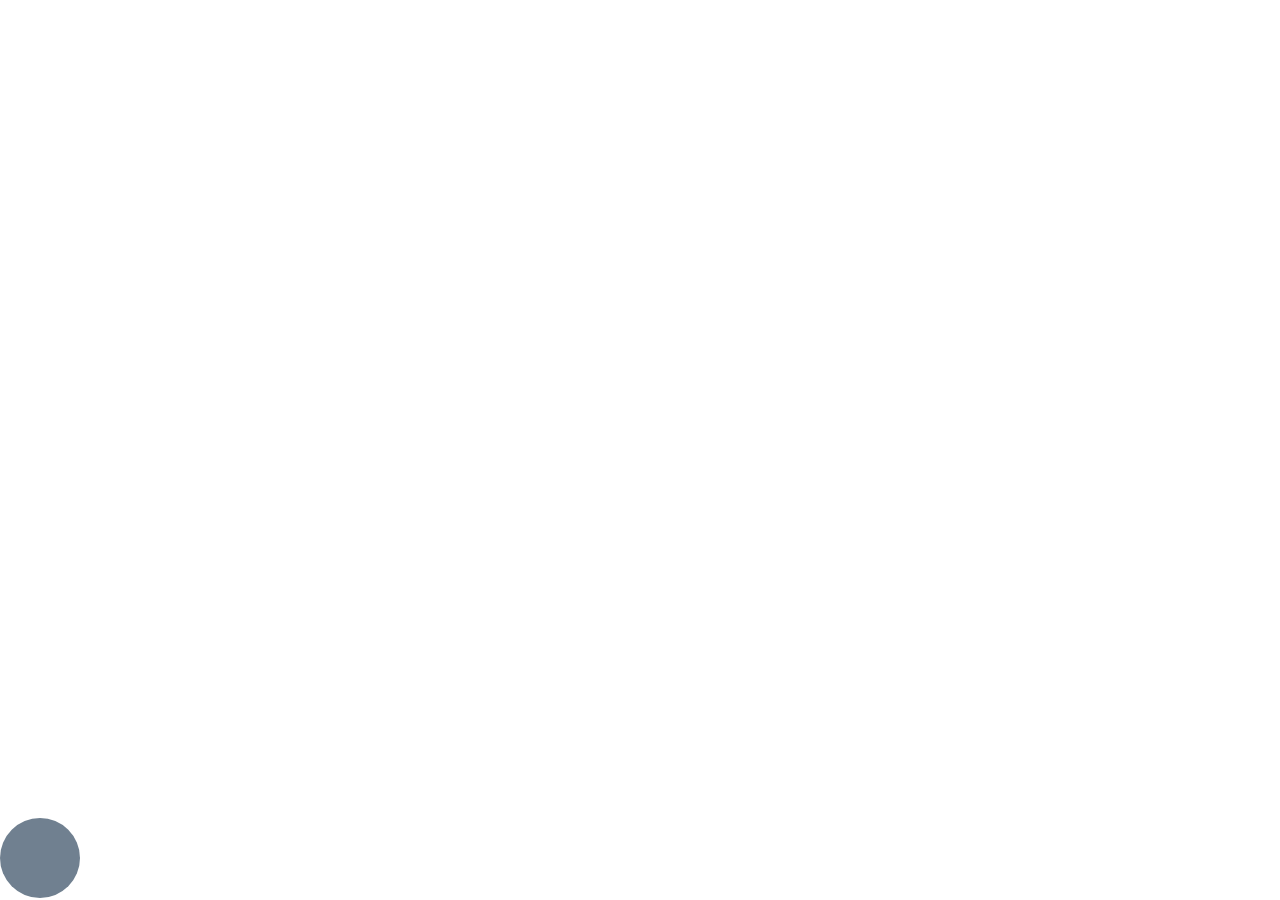
<file: fixed-nav.html>
<!DOCTYPE html>
<html lang="en">
<head>
    <meta charset="UTF-8">
    <meta name="viewport" content="width=device-width, initial-scale=1.0">
    <link rel="stylesheet" href="https://maxcdn.bootstrapcdn.com/font-awesome/4.5.0/css/font-awesome.min.css">
<link href="https://fonts.googleapis.com/css?family=Merriweather:400,900,900i" rel="stylesheet">
    <link rel="stylesheet" href="./Assets/CSS/fixed-nav.css">
    <title>Document</title>
</head>
<body>
          
<a id ="fix-nav" href="#Faq">
   <i class="fa-regular fa-comment-dots fa-2xl"></i>
</a>



<!-- <script src="./Assets/JS/fix-nav.js"></script> -->
</body>
</html>
</file>
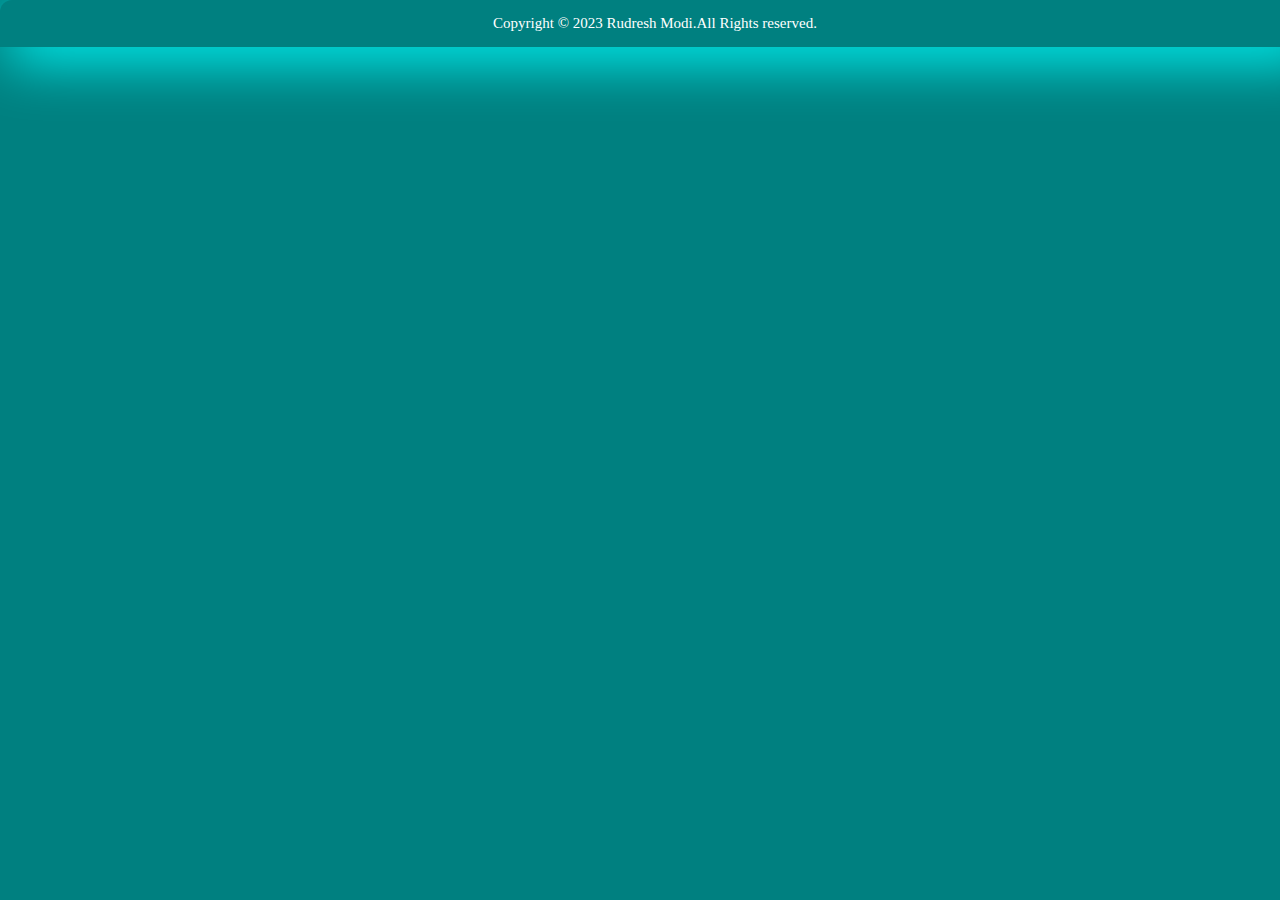
<file: footer.html>
<!DOCTYPE html>
<html lang="en">
<head>
    <meta charset="UTF-8">
    <meta name="viewport" content="width=device-width, initial-scale=1.0">
    <link rel="stylesheet" href="./Assets/CSS/Home.css">
    <title>Document</title>
</head>
<body>
    
<div id="footer">
      Copyright © 2023 Rudresh Modi.All Rights reserved.
    </div>
    </body>
</html>
</file>
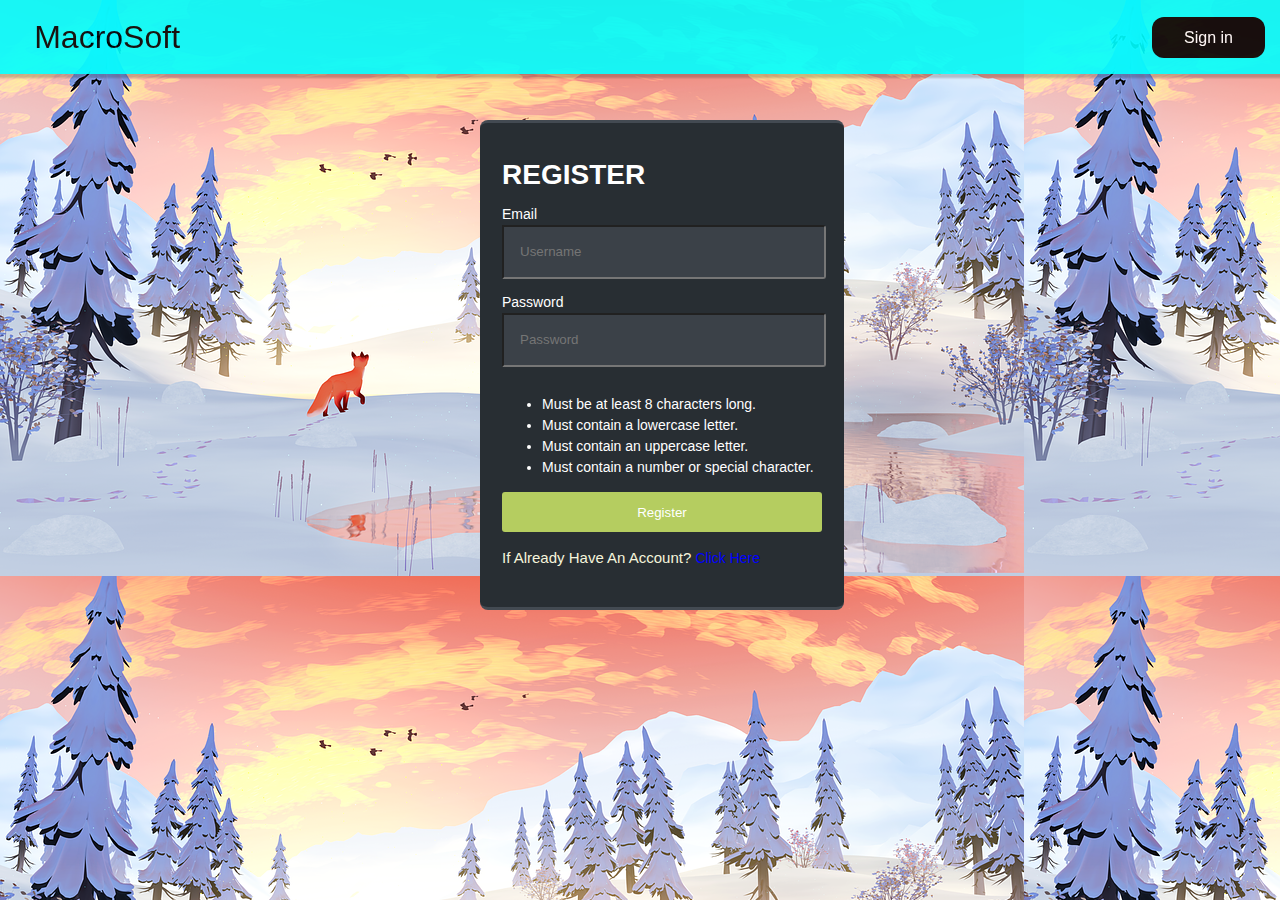
<file: signup.html>
<!DOCTYPE html>
<html lang="en">
<head>
    <meta charset="UTF-8">
    <meta name="viewport" content="width=device-width, initial-scale=1.0">
    <link rel="stylesheet" href="./Assets/CSS/login.css">
    <link rel="stylesheet" href="./Assets/CSS/navbar.css">
    <title>Document</title>
</head>
<body>
 <nav id="navbar" class="navigation">
      <a href="/" class="brand-name">
        MacroSoft
      </a>
      <div 
        class="navigation-menu">
        <ul>
                <li class="btn-group">
     <a href="./login.html" style="display: block; position: relative; background-color: black; border-radius: 12px; padding: 10px; color: white; margin: 12px; right: 35px;">Sign in</a>
     </li>
        </ul>

      </div>
      </nav>


    <div class="login">
    <form name='form-login' action="login.html">

        <h1>REGISTER</h1>

        <label for="name">Email</label>
        <input type="email" id="name" placeholder="Username" required>

        <label for="pw">Password</label>
        <input type="password"
               id= "pw"
               placeholder="Password" required>

        <ul class="helper-text">
            <li class="length">Must be at least 8 characters long.</li>
            <li class="lowercase">Must contain a lowercase letter.</li>
            <li class="uppercase">Must contain an uppercase letter.</li>
            <li class="special">Must contain a number or special character.</li>
        </ul>
        <input id="rgstr_btn" type="submit" value="Register" onclick="store()">
<br/>
       <p style="color:beige; font-size: 15px; font-family: Verdana, Geneva, Tahoma, sans-serif;">If Already Have An Account? <a href="./login.html" style="text-decoration: none; color: blue;font-size: 14px;">Click Here</a></p>
    </form>

 

</div>

<script src="./Assets/JS/signup.js"></script>
<script src="./Assets/JS/script.js"></script>
<script>includeHTML();</script>
</body>
</html>
</file>
<file: Assets/CSS/fixed-nav.css>
#fix-nav{
    position: fixed; 
    left: 0px; 
    bottom: 2px; 
    cursor: pointer; color:white; 
    font-size: 22px; background:slategrey;
    z-index: 99; 
    width: 80px; 
    height: 80px;
    display: flex; 
    border-radius: 60%;
    align-items: center; justify-content: center; text-decoration: double;

}


#button {
  display: inline-block;
  background-color: #ff9800;
  width: 50px;
  height: 50px;
  text-align: center;
  border-radius: 4px;
  position: fixed;
  bottom: 30px;
  z-index: 100;
  right: 0px;
  transition: background-color 0.3s, opacity 0.5s, visibility 0.5s;
  opacity:0 ;
  visibility: hidden;
  /* z-index: 1000; */
}
#button::after {
  content: "\f077";
  font-family: FontAwesome;
  font-weight: normal;
  font-style: normal;
  font-size: 2em;
  line-height: 50px;
  color: #fff;
}
#button:hover {
  cursor: pointer;
  background-color: #333;
}
#button:active {
  background-color: #555;
}
#button.show {
  opacity: 1;
  visibility: visible;
}
</file>
<file: Assets/CSS/Home.css>
body{
    width: 100%;
    margin: 0;
    padding: 0;
    scroll-behavior: 
    smooth;
    background-color: teal;
}

.icon-bar {
  position: fixed;
  bottom: 0;
  z-index: 999;
  -webkit-transform: translateY(-50%);
  -ms-transform: translateY(-50%);
  transform: translateY(-50%);
}

/* Style the icon bar links */
.icon-bar a {
  display: block;
  text-align: center;
  padding: 8px;
  transition: all 0.3s ease;
  color: white;
  font-size: 18px;
}

/* Style the social media icons with color, if you want */
.icon-bar a:hover {
  background-color: #000;
}

.facebook {
  background: #3B5998;
  color: white;
}

.twitter {
  background: #55ACEE;
  color: white;
}

.google {
  background: #dd4b39;
  color: white;
}

.linkedin {
  background: #007bb5;
  color: white;
}

.youtube {
  background: #bb0000;
  color: white;
}
#Home{
  padding: 50px;
  opacity: 1;
  margin-top: 50px;
  /* margin-bottom: 50px; */
  
  position: relative;
  z-index: 1;
  width: auto;
  /* margin-bottom: 3rem; */
  height: 450px;
  background: linear-gradient(to right,darkslategray ,grey);
  background-color: transparent;
}

.body span {
  background: linear-gradient(to right, #dd0ddd, #da82da, rgb(233, 183, 192), rgb(194, 77, 57));
  /* -webkit-text-fill-color: transparent; */
  text-align: center;
  -webkit-background-clip: text;
  color: transparent;
  font-size: 3rem;
  margin: auto;
  display: flex;
  margin: 10px;
  justify-content: center;
  font-family: Georgia, 'Times New Roman', Times, serif;
}


.container {
  margin: auto;
  margin-bottom: 10px;
}

.container h1 {
  /* background-color: black; */
  color: turquoise;
  width: 100%;
  font-size: 3rem;
  text-align: center;
  justify-items: center;
  margin: auto;
  padding: 30px 30px 0 30px;
  margin: 10px;
  font-family: "Franklin Gothic Medium", "Arial Narrow", Arial, sans-serif;
}

.container h3 {
  /* background-color: black; */
  color: rgb(27, 190, 219);
  width: auto;
  font-size: 1.5rem;
  text-align: center;
  justify-items: center;
  margin: auto;
  text-align: center;
  padding: 0 30px 30px 30px;
  margin: 0 10px 10px 10px;
  font-family: 'Trebuchet MS', 'Lucida Sans Unicode', 'Lucida Grande', 'Lucida Sans', Arial, sans-serif;
}

.container p {
  /* background-color: black; */
  color: rgb(241, 142, 12);
  width: auto;
  font-size: 1.5rem;
  text-align: center;
  justify-items: center;
  /* margin: auto; */
  padding: 0 45px 20px 45px;
  margin-bottom: 45px;
  font-family: "Times New Roman", Times, serif;
  text-align: justify;
}

.strt-btn{
  display: flex;
  margin: auto;
  justify-content: center;
  justify-content: space-evenly;
  position: relative;
  width: 100%;
  padding-top: 0px;
  padding-bottom: 120px;
  z-index: 1;
  background-image: linear-gradient(to right,darkslategray ,grey);
  background-color: transparent;
}

.strt-btn a{
  display: block;
  border-radius: 12px;
  box-shadow: 6px 3px 15px teal;
  text-decoration: none;

 
}
.strt-btn button{
  padding:20px;
  border-radius: 12px;
  box-shadow: 6px 3px 15px blue;
  color: #000;
  text-decoration: none;
  background-color: linear-gradient(to right,darkslategray ,grey);
  background-color: transparent;
  /* color: white; */
  cursor: pointer;
  font-weight: 800;
  font-size: 15px;
}

.strt-btn button:hover{
  padding: 18px;
  box-shadow: 16px 6px 19px teal;
}



/* scroll button css */

#back-top {
  position: fixed; 
  display: none; 
  font-size: 50px;
  color: #fff;
  mix-blend-mode: difference;
  bottom: 5px; 
  z-index: 99;
  right:10px;
  width:auto;
}
a#back-top:active {
  background:none;
}
a#back-top {
  display: block; 
  text-decoration: none;
}
.topup {
  bottom:5px;
}
#back-top i {
  display: block;
}



/* footer.css  */



@keyframes example {
  from {background-color: red;}
  to {background-color: yellow;}
}

#footer{
  background: teal;
  font-size: 15px;
  cursor: pointer;
  position: relative;
  display: flexbox;
  padding: 15px;
  text-align: center;
  color: #fff;
  box-shadow: 8px 12px 56px cyan;
  /* margin-top: 20px; */
  /* bottom: 0; */
  width: 100%;
  border-top-right-radius: 12px;
  border-top-left-radius: 12px;
  z-index: 9;
   animation-name: example;
  animation-duration: 4s;
}





@media(max-width: 668px)and (min-width:220px) {

  #navbar a {
    /* float: left; */
    z-index: 99;
    display: block;
    color: black;
    text-align: center;
    padding: 0px;
    text-decoration: none;
  }

  .brand-name {
    font-size: 15px;
    display: block;
    height: 30px;
    margin-right: auto;
    padding: 10px;
    width: 40px;
    justify-content: center;
    
  }

  .brand-name:hover {
    transform: rotateY(360deg);
    height: 4px;
    padding-bottom: 5px;
    display: none;
  }

  .navigation-menu a {
    list-style-type: none;
    margin: 0;
    display: flexbox;
    padding: 0;
    font-size: 10px;
    border-radius: 8px;
  }

  .btn-group{
    border: 1px solid green;
    color: white;
    background: blue;
    font-size: 10px;
    display: block;
    /* margin: 40px ; */
    border-radius: 8px;
    /* padding: 10px; */
    cursor: pointer;
  }



/* home.css */


#Home{
  height: 450px;
}

.container p {
  /* background-color: black; */
  color: rgb(241, 142, 12);
  width: auto;
  font-size: 18px;
  /* text-align: center;
  justify-items: center; */
  margin: auto;
  /* padding: 0px 0 25px; */
  padding-bottom: 120px;
  font-family: "Times New Roman", Times, serif;
  text-align: justify;
}

.container h1 {
  /* background-color: black; */
  color: turquoise;
  width: 100%;
  font-size: 20px;
  text-align: center;
  justify-items: center;
  margin: auto;
  /* padding: 30px 30px 0 30px; */
  /* margin: 10px; */
  font-family: "Franklin Gothic Medium", "Arial Narrow", Arial, sans-serif;
}


.strt-btn{
  display: flex;
  position: fixe;
  width: auto;
  padding-top: 60px;
  padding-bottom: 120px;
  z-index: 1;
  background-image: linear-gradient(to right,darkslategray ,grey);
  background-color: transparent;
}

#back-top {
  position: fixed; 
  display: none; 
  font-size: 50px;
  color: #fff;
  mix-blend-mode: difference;
  bottom: 5px; 
  z-index: 99;
  right:10px;
  width:auto;
}
a#back-top:active {
  background:none;
}
a#back-top {
  display: block; 
  text-decoration: none;
}
.topup {
  bottom:5px;
}
#back-top i {
  display: block;
}

@keyframes example {
  from {background-color: cyan;}
  to {background-color: blue;}
  to {background-color: dodgerblue;}
}

.footer{
  background: teal;
  font-size: 15px;
  padding-top: 15px;
  text-align: center;
  color: #fff;
  box-shadow: 8px 12px 56px cyan;
  margin-top: 20px;
  width: 100%;
  border-top-right-radius: 12px;
  border-top-left-radius: 12px;
  animation-name: example;
  animation: cubic-bezier(0.165, 0.84, 0.44, 1);
  animation-duration: 1000;
}

}
</file>
<file: Assets/CSS/navbar.css>
#navbar {
  background-color:aqua; 
  opacity: 0.9;
  position: fixed; /* Make it stick/fixed */
  top: 0; /* Stay on top */
  width: 100%; /* Full width */
  z-index: 999;
  height: 60px;
  transition: top 0.2s; /* Transition effect when sliding down (and up) */
}

/* Style the navbar links */
#navbar a {
  float: left;
  display: block;
  /* color: white; */
  text-align: center;
  padding: 15px;
  text-decoration: none;
}

#navbar a:hover {
  /* background-color: #ddd; */
  display: block;
  color: #3e8e41;
}

.navigation {
  height: 60px;
  width: 100%;
  display: flex;
  align-items: center;
  position: fixed;
  padding: 0.5em 0rem;
  background-color: darkslategray;
  color: black;
  box-shadow: 0 2px 2px 2px rgba(9, 9, 9, 0.23);
}
.brand-name {
  text-decoration: none;
  color:black;
  font-size: 2rem;
  margin-left: 1.2rem;
}
.navigation-menu {
  margin-left: auto;
}
.navigation-menu ul {
  display: flex;
  border-radius: 12px;
  padding: 0;
  
}
.navigation-menu li {
  /* removes default disc bullet for li tags and applies margin to left & right side */
  list-style-type: none;
  margin: 0 10px 0 0;
  display: flexbox;
  border-radius: 8px;
  padding: 2px 2px;
}
.navigation-menu li a:hover{
/* border-bottom: 5px solid #3e8e41; */
/* background-color: ; */
border-radius: 8px;
}
.navigation-menu li a {
  /* increases the surface area of the anchor tag to span more than just the anchor text */
  color: black;
  font-size: 1rem;
  text-decoration: none;
  display: block;
  width: 100%;
}
.btn-group button {
  background-color: darkcyan;
  border: 3px solid darkgreen;
  color: white;
  margin-top: 10px;
  border-radius: 8px;
  padding: 5px 10px;
  cursor: pointer; 
  float: left;

}

.btn-group button:not(:last-child) {
  border-right: none; /* Prevent double borders */
}

.btn-group:after {
  content: "";
  clear: both;
  display: table;
}

/* Add a background color on hover */
.btn-group button:hover {
  background-color: #3e8e41;
}
@media(max-width: 668px)and (min-width:220px){
#navbar a {
  /* float: left; */
  display: block;
  color: white;
  text-align: center;
  padding: 2px;
  margin: 0 auto;
  text-decoration: none;
}
#navbar .brand-name {
  text-decoration: none;
  color:blue;
  font-size: 15px;
  text-transform:lowercase ;
  margin: 0px 0;
  justify-content: center;
}
#navbar .brand-name:hover{
 color: white ;
 padding: 5px;
 margin: 20px 50px;
 position: fixed;
 left: 0;
 font-size: 50px;
 z-index: 999;
 rotate: calc(90deg);
 animation-timing-function: cubic-bezier(0.175, 0.885, 0.32, 1.275);

}

.navigation-menu ul{
    padding: 0px;
    display: flex;
    margin: -10px;

}
.navigation-menu li a{
  list-style-type: none;
  /* margin: ; */
  display: flexbox;
  font-size: 11px;
  border-radius: 8px;
  /* padding: 5px; */
}
.navigation-menu li a:hover{
border-bottom: 5px solid #3e8e41;
background-color: aliceblue;
border-radius: 8px;
}
.btn-group a{
  border: 1px solid green; 
  color: white;
  background: blue;
  /* margin: 2px 5px; */
  border-radius: 8px;
  padding: 2px; 
  font-size: 11px;
  /* flex-wrap: ; */
  cursor: pointer; 
  /* float: left;  */
}
}
</file>
<file: Assets/CSS/login.css>
@charset "utf-8";
@import url(http://weloveiconfonts.com/api/?family=fontawesome);

[class*="fontawesome-"]:before {
  font-family: "FontAwesome", sans-serif;
}

body {
  /* background: white; */
  background-image: url(/Assets/images/welcome.png);
  color: white;
  font: 87.5%/1.5em "Open Sans", sans-serif;
  margin: 0;
}

p {
  line-height: 1.5em;
}

after {
  clear: both;
}

.login {
  margin: 0 auto;
  justify-content: center;
  width: 320px;
}

.login form {
  margin-top:120px;
  padding: 22px;
  width: 100%;
  border-radius: 8px;
  background: #282e33;
  border-top: 3px solid #434a52;
  border-bottom: 3px solid #434a52;
}

.login form span {
  background-color: #363b41;
  border-radius: 3px 0px 0px 3px;
  border-right: 3px solid #434a52;
  color: #606468;
  display: block;
  float: left;
  line-height: 50px;
  text-align: center;
  width: 50px;
  height: 50px;
}

.login form input[type="email"] {
  background-color: #3b4148;
  border-radius: 0px 3px 3px 0px;
  color: #a9a9a9;
  margin-bottom: 1em;
  padding: 0 16px;
  width: 90%;
  height: 50px;
}

.login form input[type="password"] {
  background-color: #3b4148;
  border-radius: 0px 3px 3px 0px;
  color: #a9a9a9;
  margin-bottom: 1em;
  padding: 0 16px;
  width: 90%;
  height: 50px;
}

.login form input[type="submit"] {
  background: #b5cd60;
  border: 0;
  width: 100%;
  height: 40px;
  border-radius: 3px;
  color: white;
  cursor: pointer;
  transition: background 0.3s ease-in-out;
}

#login form input[type="submit"]:hover {
  transform: scale(1.1, 1.1);
}

#login form input[type="submit"]:active {
  transform: scale(1.1, 1.1);
  filter: sepia(0.5);
  box-shadow: 0 5px #666;
  transform: translateY(-4px);
}
</file>
